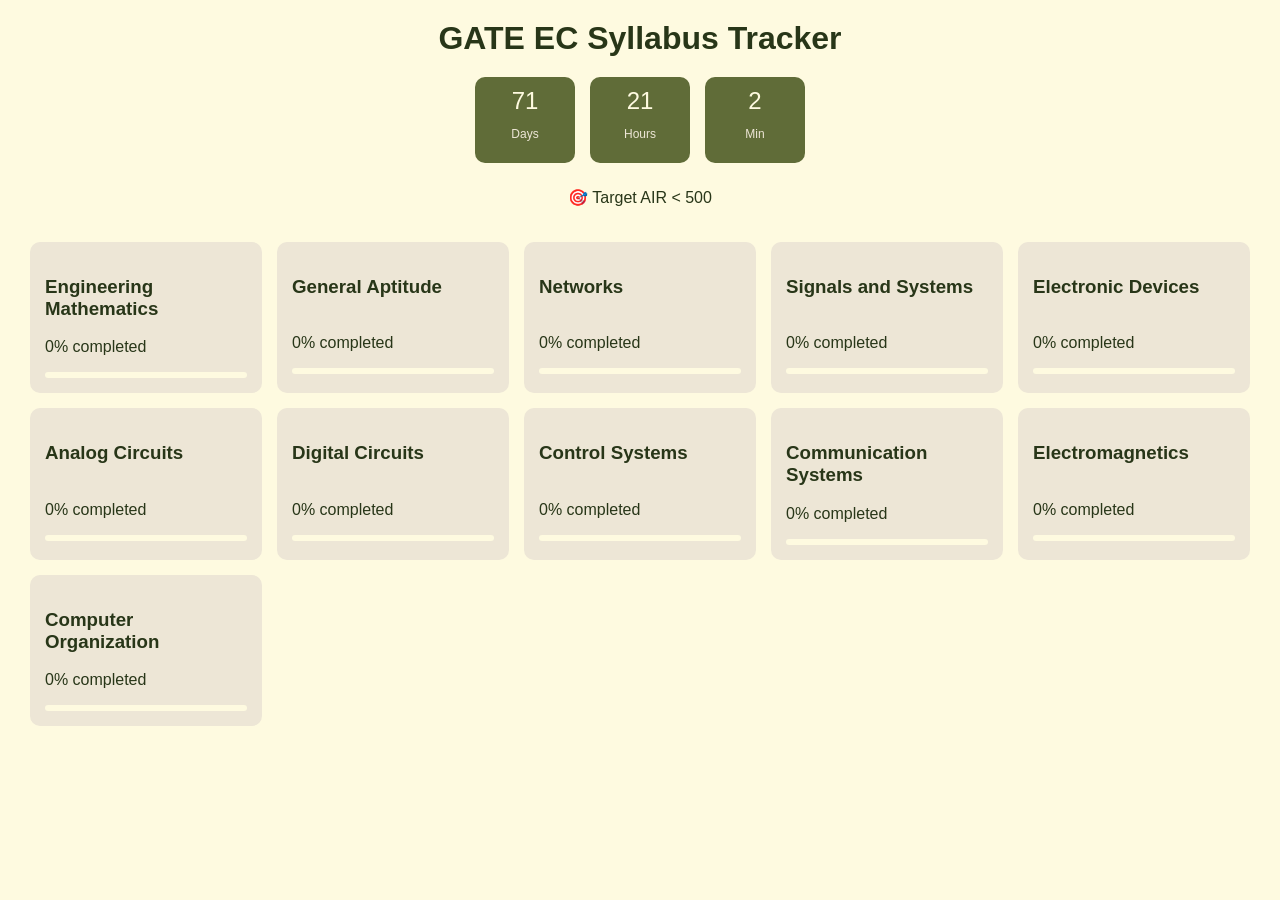
<file: index.html>
<!DOCTYPE html>
<html>
<head>
    <title>GATE EC Tracker</title>
    <link rel="stylesheet" href="style.css">
</head>

<body>

<h1> GATE EC Syllabus Tracker</h1>

<div class="countdown">
    <div>
        <span id="examdaysleft">0</span>
        <p>Days</p>
    </div>

    
    <div>
        <span id="hour">0</span>
        <p>Hours</p>
    </div>
    <div>
        <span id="minute">0</span>
        <p>Min</p>
    </div>
</div>

<p class="target">🎯 Target AIR &lt; 500</p>

<div class="dashboard">
    <div id="ECsubjects"></div>
</div>



<script src="main.js"></script>

</body>
</html>
</file>
<file: style.css>
body {
    font-family: Arial, sans-serif;
    background: #FEFAE0;  
    color: #283618;        
    text-align: center;
    margin: 10px;
}



h1 {
    margin: 20px 0;
    color: #283618;
}



.target {
    color: #283618;
    margin-bottom: 15px;
}



.countdown {
    display: flex;
    justify-content: center;
    gap: 15px;
    margin-bottom: 25px;
}

.countdown div {
    background: #606C38;
    padding: 10px;
    border-radius: 10px;
    width: 80px;
}

.countdown span {
    color: #FEFAE0;
    font-size: 24px;
}

.countdown p {
    font-size: 12px;
    color: #EDE6D6;
}


.dashboard {
    padding: 20px;
}



#ECsubjects {
    display: grid;
    grid-template-columns: repeat(auto-fit, minmax(200px, 1fr));
    gap: 15px;
}


.card {
    background: #EDE6D6;
    padding: 15px;
    border-radius: 10px;
    text-decoration: none;
    color: #283618;
    text-align: left;
    transition: transform 0.2s ease;
}

.card h3 {
    min-height: 40px;
}

.card:hover {
    background: #DDA15E;
    color: white;
    transform: translateY(-5px);
}


.progress-bar {
    background: #FEFAE0;
    height: 6px;
    border-radius: 6px;
    margin-top: 5px;
}

.fill {
    height: 100%;
    background: linear-gradient(#606C38, #BC6C25);
}


.topic {
    background: #EDE6D6;
    width: 60%;
    margin: 10px auto;
    padding: 12px;
    border-radius: 10px;
}

.topic input {
    margin-right: 5px;
}
</file>
